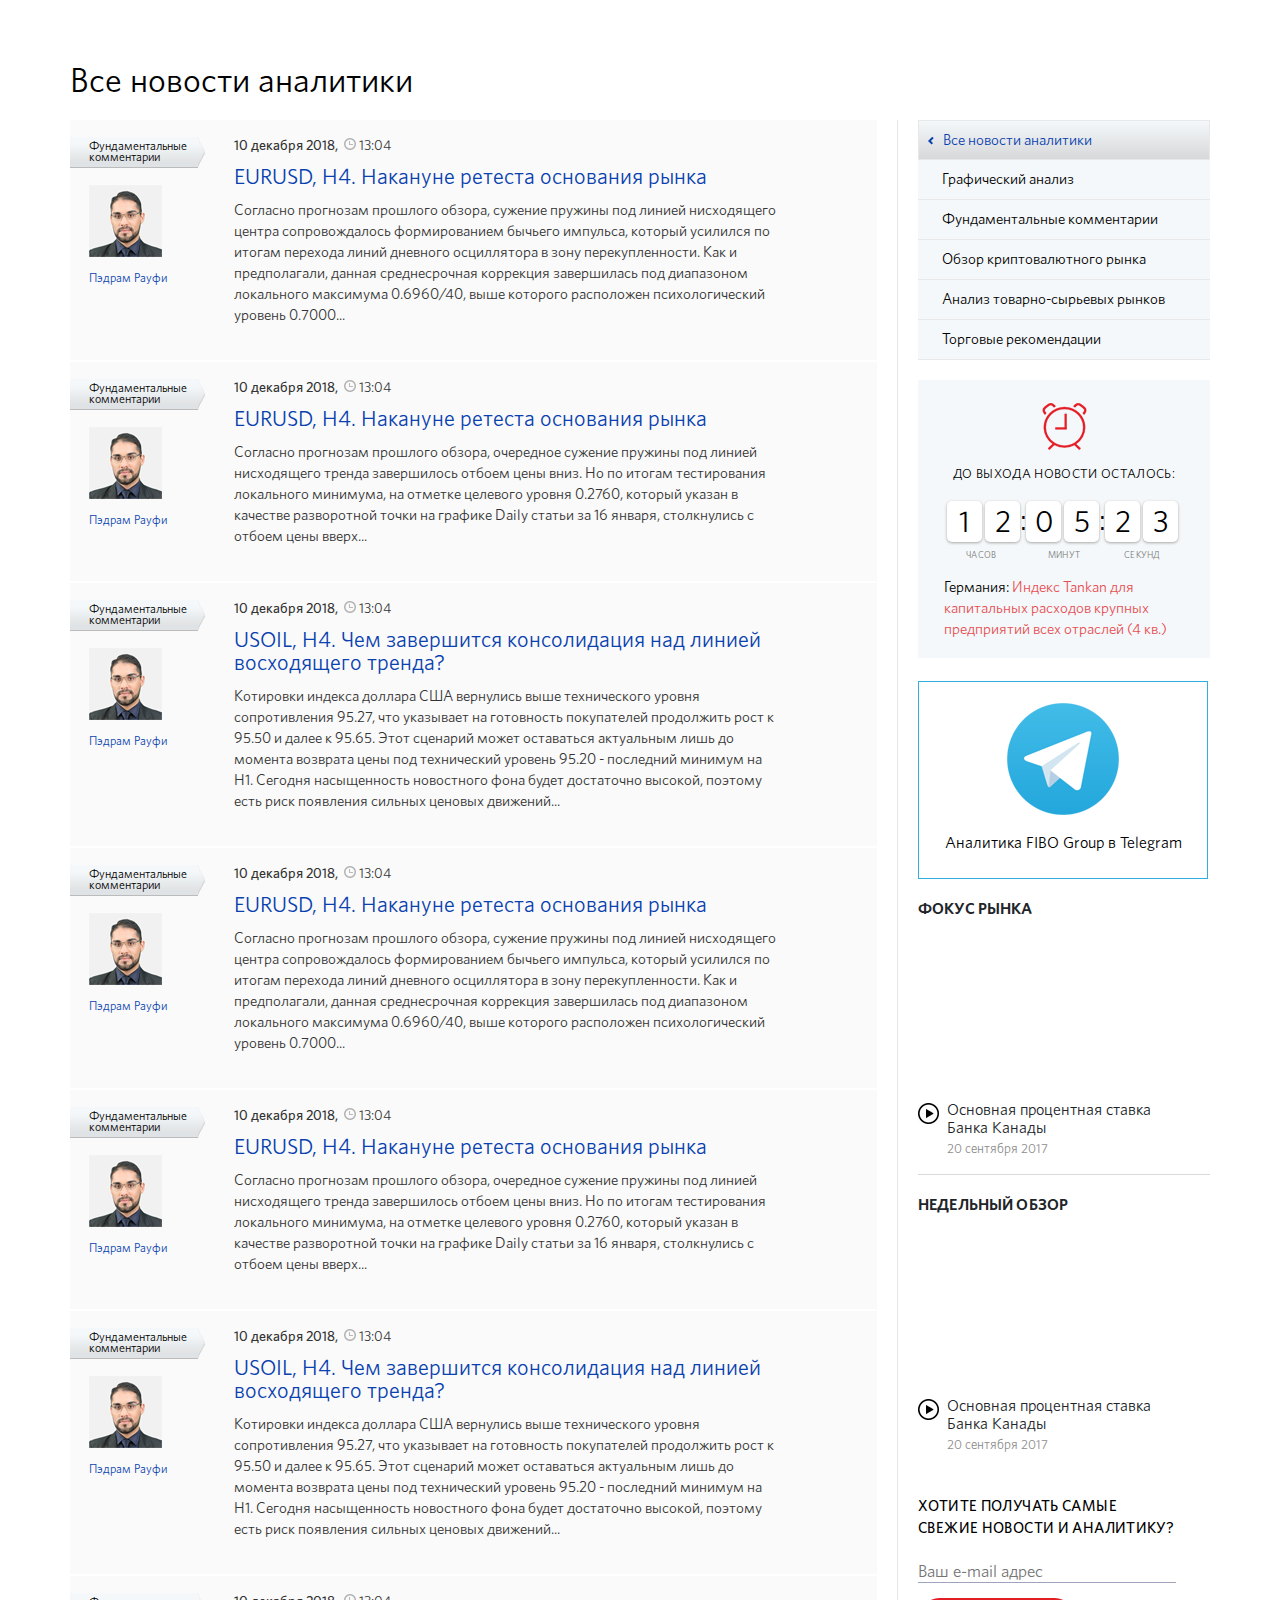
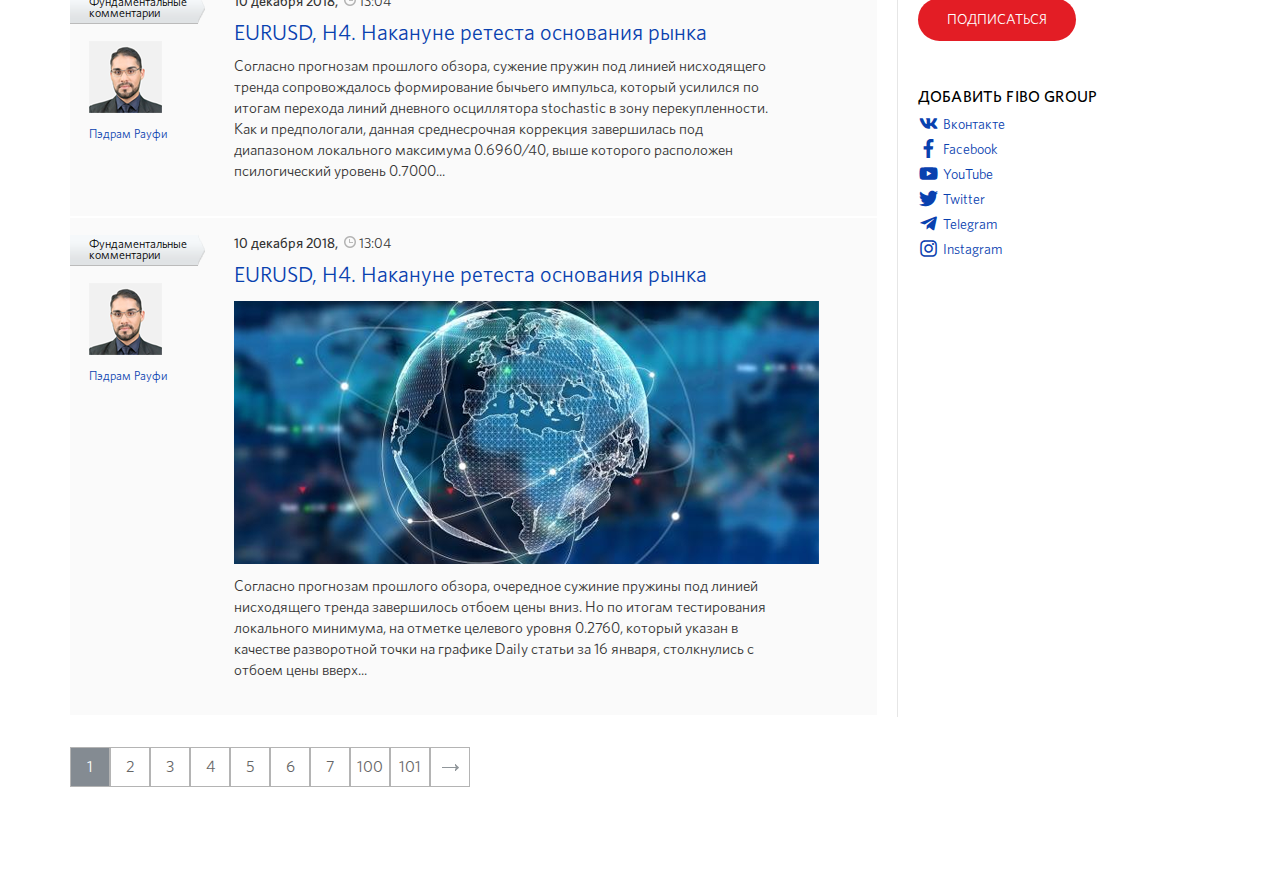
<file: index.html>
<!DOCTYPE html>
<html lang="en">
<head>
    <meta charset="UTF-8">
    <meta name="viewport" content="width=device-width, initial-scale=1.0">
    <meta http-equiv="X-UA-Compatible" content="ie=edge">
    <link rel="stylesheet" href="fb-fonts.css">
    <link rel="stylesheet" href="fonts/whitney-font.css">
    <link rel="stylesheet" href="style.css">
    <link rel="stylesheet" href="https://stackpath.bootstrapcdn.com/bootstrap/4.3.1/css/bootstrap.min.css" integrity="sha384-ggOyR0iXCbMQv3Xipma34MD+dH/1fQ784/j6cY/iJTQUOhcWr7x9JvoRxT2MZw1T" crossorigin="anonymous">
    <link rel="stylesheet" href="simplePagination/simplePagination.css">
    <script src="countdown.js"></script>
    <script src="jquery-3.3.1.min.js"></script>
    <script src="main.js"></script>
    <script src="simplePagination/jquery.simplePagination.js"></script>
    <title>Document</title>
</head>
<body>
    <div class="fg-wrapper">
        <div class="fg-container">
            <div class="fg-news">
                <h2>Все новости аналитики</h2>
                <div class="center1">
                    <select name="sources" id="sources1" class="fg-select sources" data-label="Все новости аналитики">
                        <option value="acad">Выбор Академии</option>
                        <option value="top">Топ просмотров</option>
                        <option value="recomend">Рекомендации</option>
                        <option value="sale">Акционные</option>
                        <option value="new">Новинки</option>
                    </select>
                    <div class="countdown_popup">
                        <a href="#"><span style="display: block; margin-top: -6px;">...</span>
                            <div class="fg-news_countdown">
                                <img src="images/clock.png" alt="">
                                <p class="time__left">До выхода новости осталось:</p>
                                <div class="clock">
                                    <ul>
                                        <li class="time"><span>1</span></li>
                                        <li class="time"><span>2</span></li>
                                        <li class="time"><span>0</span></li>
                                        <li class="time"><span>5</span></li>
                                        <li class="time"><span>2</span></li>
                                        <li class="time"><span>3</span></li>
                                    </ul>
                                </div>
                                <!-- <div class="buyCounter">
                                    <div class="buyCounterWrap">
                                        <div class="buyCounter__counter">
                                            <p id="CDT" class="buyCounter_timer"></p>
                                        </div>
                                    </div>
                                </div> -->
                                <p>Германия: <span>Индекс Tankan для капитальных расходов крупных предприятий всех отраслей (4 кв.)</span></p>
                            </div>
                        </a>
                    </div>
                </div>
                <div class="fg-news_block">
                    <div class="fg-news_author">
                        <a href="#"><div class="fg-news_type">Фундаментальные комментарии</div><img src="images/filter_arrow.png" alt=""></a>
                        <a class="fg-face" href="#">
                            <img src="images/author.png" alt="">
                            <p><a href="#">Пэдрам Рауфи</a></p>
                        </a>
                    </div>
                    <div>
                        <div class="fg-news_date">10 декабря 2018, <img src="images/news_clock.png" alt=""><span> 13:04</span><span class="fg-news_author__name">, Пэдрам Рауфи</span></div>
                        <div class="fg-news_name">
                            <h3><a href="#">EURUSD, H4. Накануне ретеста основания рынка</a></h3>
                            <p class="size">Согласно прогнозам прошлого обзора, сужение пружины под линией нисходящего центра сопровождалось формированием бычьего импульса, который усилился
                                по итогам перехода линий дневного осциллятора в зону перекупленности. Как и предполагали, данная среднесрочная коррекция завершилась под диапазоном локального
                                максимума 0.6960/40, выше которого расположен психологический уровень 0.7000...
                            </p>
                            <a href="#" class="fg-news_type__mob"><p>Фундаментальные комментарии</p></a>
                        </div>
                    </div>
                </div>
                <div class="fg-news_block">
                    <div class="fg-news_author">
                        <a href="#"><div class="fg-news_type">Фундаментальные комментарии</div><img src="images/filter_arrow.png" alt=""></a>
                        <a class="fg-face" href="#">
                            <img src="images/author.png" alt="">
                            <p><a href="#">Пэдрам Рауфи</a></p>
                        </a>
                    </div>
                    <div>
                        <div class="fg-news_date">10 декабря 2018, <img src="images/news_clock.png" alt=""><span> 13:04</span></div>
                        <div class="fg-news_name">
                            <h3><a href="#">EURUSD, H4. Накануне ретеста основания рынка<a></h3>
                            <p>Согласно прогнозам прошлого обзора, очередное сужение пружины под линией нисходящего тренда завершилось отбоем цены вниз. Но по итогам тестирования локального минимума,
                                на отметке целевого уровня 0.2760, который указан в качестве разворотной точки на графике Daily статьи за 16 января, столкнулись с отбоем цены вверх...
                            </p>
                            <a href="#" class="fg-news_type__mob"><p>Фундаментальные комментарии</p></a>
                        </div>
                    </div>
                </div>
                <div class="fg-news_block">
                    <div class="fg-news_author">
                        <a href="#"><div class="fg-news_type">Фундаментальные комментарии</div><img src="images/filter_arrow.png" alt=""></a>
                        <a class="fg-face" href="#">
                            <img src="images/author.png" alt="">
                            <p><a href="#">Пэдрам Рауфи</a></p>
                        </a>
                    </div>
                    <div>
                        <div class="fg-news_date">10 декабря 2018, <img src="images/news_clock.png" alt=""><span> 13:04</span></div>
                        <div class="fg-news_name">
                            <h3><a href="#">USOIL, H4. Чем завершится консолидация над линией восходящего тренда?<a></h3>
                            <p>Котировки индекса доллара США вернулись выше технического уровня сопротивления 95.27, что указывает на готовность покупателей продолжить рост к 95.50 и далее к 95.65.
                                Этот сценарий может оставаться актуальным лишь до момента возврата цены под технический уровень 95.20 - последний минимум на H1. Сегодня насыщенность новостного фона будет
                                достаточно высокой, поэтому есть риск появления сильных ценовых движений...
                            </p>
                            <a href="#" class="fg-news_type__mob"><p>Фундаментальные комментарии</p></a>
                        </div>
                    </div>
                </div>
                <div class="fg-news_block">
                    <div class="fg-news_author">
                        <a href="#"><div class="fg-news_type">Фундаментальные комментарии</div><img src="images/filter_arrow.png" alt=""></a>
                        <a class="fg-face" href="#">
                            <img src="images/author.png" alt="">
                            <p><a href="#">Пэдрам Рауфи<a></p>
                        </a>
                    </div>
                    <div>
                        <div class="fg-news_date">10 декабря 2018, <img src="images/news_clock.png" alt=""><span> 13:04</span></div>
                        <div class="fg-news_name">
                            <h3><a href="#">EURUSD, H4. Накануне ретеста основания рынка<a></h3>
                            <p class="size">Согласно прогнозам прошлого обзора, сужение пружины под линией нисходящего центра сопровождалось формированием бычьего импульса, который усилился
                                по итогам перехода линий дневного осциллятора в зону перекупленности. Как и предполагали, данная среднесрочная коррекция завершилась под диапазоном локального
                                максимума 0.6960/40, выше которого расположен психологический уровень 0.7000...
                            </p>
                            <a href="#" class="fg-news_type__mob"><p>Фундаментальные комментарии</p></a>
                        </div>
                    </div>
                </div>
                <div class="fg-news_block">
                    <div class="fg-news_author">
                        <a href="#"><div class="fg-news_type">Фундаментальные комментарии</div><img src="images/filter_arrow.png" alt=""></a>
                        <a class="fg-face" href="#">
                            <img src="images/author.png" alt="">
                            <p><a href="#">Пэдрам Рауфи<a></p>
                        </a>
                    </div>
                    <div>
                        <div class="fg-news_date">10 декабря 2018, <img src="images/news_clock.png" alt=""><span> 13:04</span></div>
                        <div class="fg-news_name">
                            <h3><a href="#">EURUSD, H4. Накануне ретеста основания рынка<a></h3>
                            <p>Согласно прогнозам прошлого обзора, очередное сужение пружины под линией нисходящего тренда завершилось отбоем цены вниз. Но по итогам тестирования локального минимума,
                                на отметке целевого уровня 0.2760, который указан в качестве разворотной точки на графике Daily статьи за 16 января, столкнулись с отбоем цены вверх...
                            </p>
                            <a href="#" class="fg-news_type__mob"><p>Фундаментальные комментарии</p></a>
                        </div>
                    </div>
                </div>
                <div class="fg-news_block">
                    <div class="fg-news_author">
                        <a href="#"><div class="fg-news_type">Фундаментальные комментарии</div><img src="images/filter_arrow.png" alt=""></a>
                        <a class="fg-face" href="#">
                            <img src="images/author.png" alt="">
                            <p><a href="#">Пэдрам Рауфи<a></p>
                        </a>
                    </div>
                    <div>
                        <div class="fg-news_date">10 декабря 2018, <img src="images/news_clock.png" alt=""><span> 13:04</span></div>
                        <div class="fg-news_name">
                            <h3><a href="#">USOIL, H4. Чем завершится консолидация над линией восходящего тренда?<a></h3>
                            <p>Котировки индекса доллара США вернулись выше технического уровня сопротивления 95.27, что указывает на готовность покупателей продолжить рост к 95.50 и далее к 95.65.
                                Этот сценарий может оставаться актуальным лишь до момента возврата цены под технический уровень 95.20 - последний минимум на H1. Сегодня насыщенность новостного фона будет
                                достаточно высокой, поэтому есть риск появления сильных ценовых движений...
                            </p>
                            <a href="#" class="fg-news_type__mob"><p>Фундаментальные комментарии</p></a>
                        </div>
                    </div>
                </div>
                <div class="fg-news_block">
                    <div class="fg-news_author">
                        <a href="#"><div class="fg-news_type">Фундаментальные комментарии</div><img src="images/filter_arrow.png" alt=""></a>
                        <a class="fg-face" href="#">
                            <img src="images/author.png" alt="">
                            <p><a href="#">Пэдрам Рауфи<a></p>
                        </a>
                    </div>
                    <div>
                        <div class="fg-news_date">10 декабря 2018, <img src="images/news_clock.png" alt=""><span> 13:04</span></div>
                        <div class="fg-news_name">
                            <h3><a href="#">EURUSD, H4. Накануне ретеста основания рынка<a></h3>
                            <p>Согласно прогнозам прошлого обзора, сужение пружин под линией нисходящего тренда сопровождалось формирование бычьего импульса, который усилился по итогам перехода линий
                                дневного осциллятора stochastic в зону перекупленности. Как и предпологали, данная среднесрочная коррекция завершилась под диапазоном локального максимума 0.6960/40,
                                выше которого расположен псилогический уровень 0.7000...
                            </p>
                            <a href="#" class="fg-news_type__mob"><p>Фундаментальные комментарии</p></a>
                        </div>
                    </div>
                </div>
                <div class="fg-news_block">
                    <div class="fg-news_author">
                        <a href="#"><div class="fg-news_type">Фундаментальные комментарии</div><img src="images/filter_arrow.png" alt=""></a>
                        <a class="fg-face" href="#">
                            <img src="images/author.png" alt="">
                            <p><a href="#">Пэдрам Рауфи</a></p>
                        </a>
                    </div>
                    <div>
                        <div class="fg-news_date">10 декабря 2018, <img src="images/news_clock.png" alt=""><span> 13:04</span></div>
                        <div class="fg-news_name">
                            <h3><a href="#">EURUSD, H4. Накануне ретеста основания рынка</a></h3>
                            <img src="images/news_photo.png" alt="">
                            <p>Согласно прогнозам прошлого обзора, очередное сужиние пружины под линией нисходящего тренда завершилось отбоем цены вниз. Но по итогам тестирования локального минимума,
                                на отметке целевого уровня 0.2760, который указан в качестве разворотной точки на графике Daily статьи за 16 января, столкнулись с отбоем цены вверх...
                            </p>
                            <a href="#" class="fg-news_type__mob"><p>Фундаментальные комментарии</p></a>
                        </div>
                    </div>
                </div>
            </div>
            <!-- <div class="pagin go_to container"></div> -->
            <!-- <div class="pagin go_to container light-theme pagination simple-pagination">
                <ul>
                    <li class="page-item disabled">
                    <a class="page-link" href="#" tabindex="-1" aria-disabled="true">Previous</a>
                    </li>
                    <li class="page-item"><a class="page-link" href="#">1</a></li>
                    <li class="page-item active" aria-current="page">
                    <a class="page-link" href="#">2 <span class="sr-only"></span></a>
                    </li>
                    <li class="page-item"><a class="page-link" href="#">3</a></li>
                    <li class="page-item">
                    <a class="page-link" href="#">Next</a>
                    </li>
                </ul>
            </div> -->
        <div class="pagination">
            <div></div>
            <div class="active_page">1</div>
            <div>2</div>
            <div>3</div>
            <div>4</div>
            <div>5</div>
            <div>6</div>
            <div>7</div>
            <div>100</div>
            <div>101</div>
            <div><img src="images/arrow-paginator-next.png" alt=""></div>
        </div>
            <div class="fg-aside">
                <div class="fg-analytics_menu">
                    <ul class="fg-analytics_list">
                        <li class="list__active"><a href="#">Все новости аналитики</a></li>
                        <li><a href="#">Графический анализ</a></li>
                        <li><a href="#">Фундаментальные комментарии</a></li>
                        <li><a href="#">Обзор криптовалютного рынка</a></li>
                        <li><a href="#">Анализ товарно-сырьевых рынков</a></li>
                        <li><a href="#">Торговые рекомендации</a></li>
                    </ul>
                </div>
                <div class="fg-news_countdown">
                    <img src="images/clock.png" alt="">
                    <p class="time__left">До выхода новости осталось:</p>
                    <div class="clock">
                        <ul>
                            <li class="time"><span>1</span></li>
                            <li class="time"><span>2</span></li>
                            <li class="time"><span>0</span></li>
                            <li class="time"><span>5</span></li>
                            <li class="time"><span>2</span></li>
                            <li class="time"><span>3</span></li>
                        </ul>
                    </div>
                    <div class="clock_time__left">
                        <span class="left_hours">часов</span>
                        <span class="left_minutes">минут</span>
                        <span class="left_seconds">секунд</span>
                    </div>
                    <!-- <div class="buyCounter">
                        <div class="buyCounterWrap">
                            <div class="buyCounter__counter">
                                <p id="CDT" class="buyCounter_timer"></p>
                            </div>
                        </div>
                    </div> -->
                    <p>Германия: <span>Индекс Tankan для капитальных расходов крупных предприятий всех отраслей (4 кв.)</span></p>
                </div>
                <div class="fg-aside_telegram">
                    <img src="images/telegram.png" alt="">
                    <p>Аналитика FIBO Group в Telegram</p>
                </div>
                <div class="fg-aside_video">
                    <div>
                        <span>Фокус рынка</span>
                        <div class="iframe">
                            <iframe id="fg-video_first" width="291" height="164" src="https://www.youtube.com/embed/SGfTjzCtvr8" frameborder="0" allow="accelerometer; autoplay; encrypted-media; gyroscope; picture-in-picture" allowfullscreen></iframe>
                            <!-- <img src="images/focus.png" alt=""> -->
                        </div>
                        <p class="video_name video-play_first">Основная процентная ставка Банка Канады</p>
                        <p class="video_date video_date__first">20 сентября 2017</p>
                    </div>
                    <div>
                        <span>Недельный обзор</span>
                        <div class="iframe">
                            <iframe id="fg-video_last" width="291" height="164" src="https://www.youtube.com/embed/SGfTjzCtvr8" frameborder="0" allow="accelerometer; autoplay; encrypted-media; gyroscope; picture-in-picture" allowfullscreen></iframe>
                            <!-- <img src="images/week.png" alt=""> -->
                        </div>
                        <p class="video_name video-play_last">Основная процентная ставка Банка Канады</p>
                        <p class="video_date">20 сентября 2017</p>
                    </div>
                </div>
                <div class="fg-aside_sign">
                    <span>Хотите получать самые свежие новости и аналитику?</span>
                    <input type="email" placeholder="Ваш e-mail адрес">
                    <input class="sign-email" type="submit" name="sign_email" value="ПОДПИСАТЬСЯ">
                </div>
                <div class="fg-aside_social">
                    <span>Добавить FIBO GROUP</span>
                    <ul>
                        <li><a href="#" class="icon-vk"><span>Вконтакте</span></a></li>
                        <li><a href="#" class="icon-facebook"><span>Facebook</a></span></li>
                        <li><a href="#" class="icon-youtube"><span>YouTube</span></a></li>
                        <li><a href="#" class="icon-twitter"><span>Twitter</span></a></li>
                        <li><a href="#" class="icon-telegram"><span>Telegram</span></a></li>
                        <li><a href="#" class="icon-instagram"><span>Instagram</span></a></li>
                    </ul>
                </div>
            </div>
        </div>
    </div>
</body>
</html>
</file>
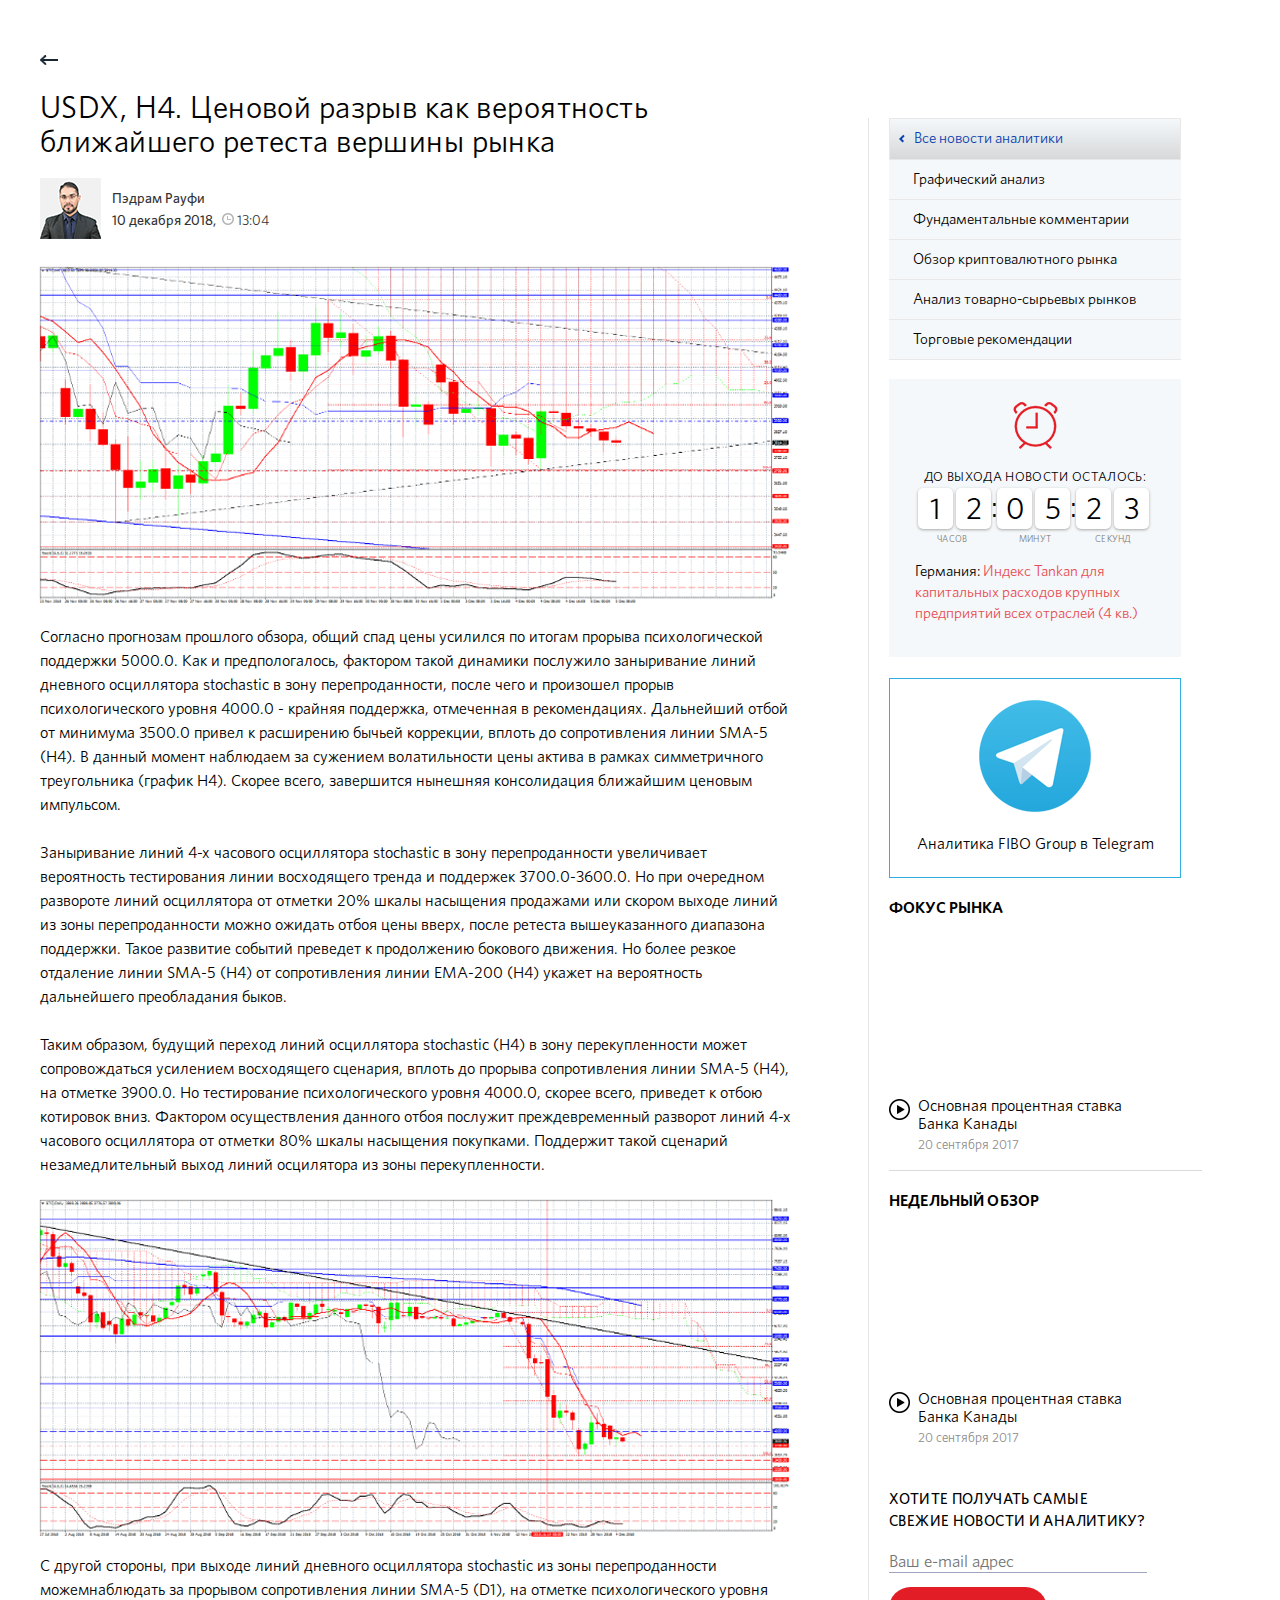
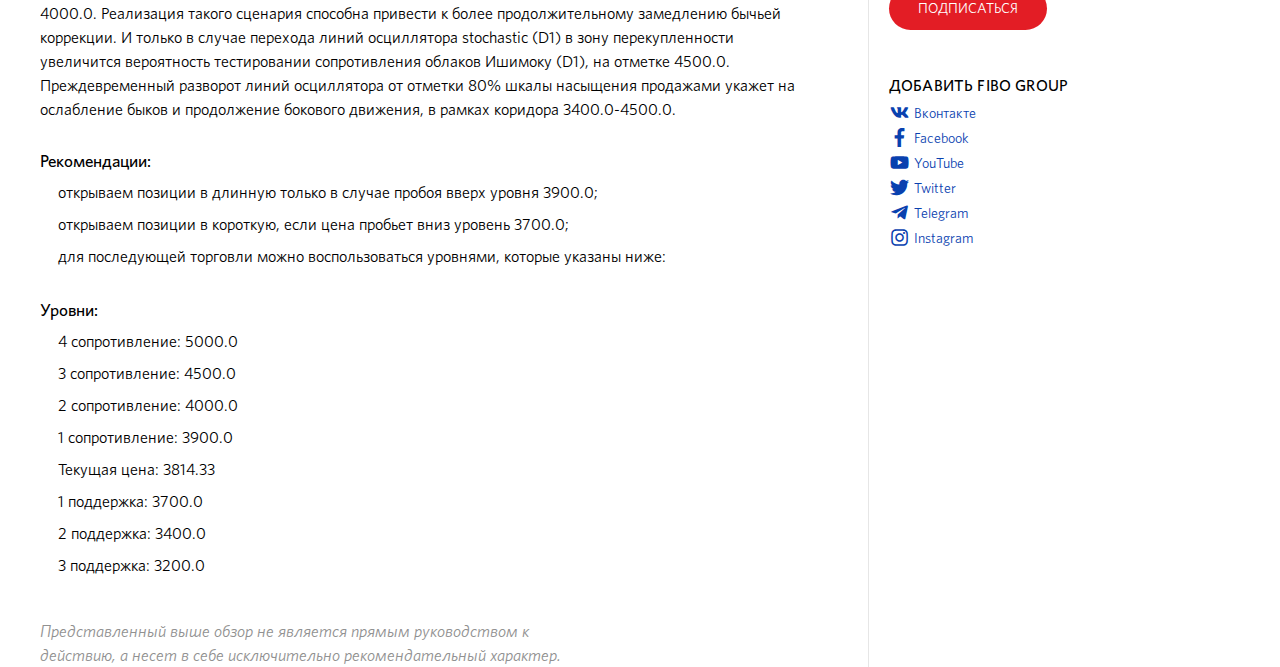
<file: inside.html>
<!DOCTYPE html>
<html lang="en">
<head>
    <meta charset="UTF-8">
    <meta name="viewport" content="width=device-width, initial-scale=1.0">
    <meta http-equiv="X-UA-Compatible" content="ie=edge">
    <link rel="stylesheet" href="fb-fonts.css">
    <link rel="stylesheet" href="fonts/whitney-font.css">
    <link rel="stylesheet" href="style.css">
    <!-- <link rel="stylesheet" href="https://stackpath.bootstrapcdn.com/bootstrap/4.3.1/css/bootstrap.min.css" integrity="sha384-ggOyR0iXCbMQv3Xipma34MD+dH/1fQ784/j6cY/iJTQUOhcWr7x9JvoRxT2MZw1T" crossorigin="anonymous"> -->
    <link rel="stylesheet" href="simplePagination/simplePagination.css">
    <script src="countdown.js"></script>
    <script src="jquery-3.3.1.min.js"></script>
    <script src="main.js"></script>
    <script src="simplePagination/jquery.simplePagination.js"></script>
    <title>Document</title>
</head>
<body>
    <div class="fg-wrapper">
        <div class="fg-container_detail">
            <div class="fg-news">
                <img class="back" src="images/arrow_back.png" alt="">
                <!-- <div class="center1">
                    <select name="sources" id="sources1" class="fg-select sources" data-label="Все новости аналитики">
                        <option value="acad">Выбор Академии</option>
                        <option value="top">Топ просмотров</option>
                        <option value="recomend">Рекомендации</option>
                        <option value="sale">Акционные</option>
                        <option value="new">Новинки</option>
                    </select>
                    <div class="countdown_popup">
                        <a href="#"><span>...</span>
                            <div class="fg-news_countdown">
                                <img src="images/clock.png" alt="">
                                <p class="time__left">До выхода новости осталось:</p>
                                <div class="clock">
                                    <ul>
                                        <li class="time"><span>1</span></li>
                                        <li class="time"><span>2</span></li>
                                        <li class="time"><span>0</span></li>
                                        <li class="time"><span>5</span></li>
                                        <li class="time"><span>2</span></li>
                                        <li class="time"><span>3</span></li>
                                    </ul>
                                </div>
                                <div class="buyCounter">
                                    <div class="buyCounterWrap">
                                        <div class="buyCounter__counter">
                                            <p id="CDT" class="buyCounter_timer"></p>
                                        </div>
                                    </div>
                                </div>
                                <p>Германия: <span>Индекс Tankan для капитальных расходов крупных предприятий всех отраслей (4 кв.)</span></p>
                            </div>
                        </a>
                    </div>
                </div> -->
                <div class="fg-news_detail">
                    <h2>USDX, H4. Ценовой разрыв как вероятность ближайшего ретеста вершины рынка</h2>
                    <img class="author_face" src="images/author_detail.png" alt="">
                    <div class="fg-news_date">
                        <p>Пэдрам Рауфи</p>
                        <p>10 декабря 2018, <img src="images/news_clock.png" alt=""><span> 13:04</span></p>
                    </div>
                    <img class="char" style="margin-left: -6px;" src="images/char.png" alt="">
                    <div class="fg-news_text">
                        <p>Согласно прогнозам прошлого обзора, общий спад цены усилился по итогам прорыва психологической поддержки 5000.0. Как и предпологалось, фактором такой динамики послужило заныривание линий дневного осциллятора stochastic в зону
                            перепроданности, после чего и произошел прорыв психологического уровня 4000.0 - крайняя поддержка, отмеченная в рекомендациях. Дальнейший отбой от минимума 3500.0 привел к расширению бычьей коррекции, вплоть до сопротивления линии SMA-5 (H4).
                            В данный момент наблюдаем за сужением волатильности цены актива в рамках симметричного треугольника (график H4). Скорее всего, завершится нынешняя консолидация ближайшим ценовым импульсом.
                        </p>
                        <p>Заныривание линий 4-х часового осциллятора stochastic в зону перепроданности увеличивает вероятность тестирования линии восходящего тренда и поддержек 3700.0-3600.0. Но при очередном развороте линий осциллятора от отметки 20% шкалы насыщения продажами
                            или скором выходе линий из зоны перепроданности можно ожидать отбоя цены вверх, после ретеста вышеуказанного диапазона поддержки. Такое развитие событий преведет к продолжению бокового движения. Но более резкое отдаление линии SMA-5 (H4) от сопротивления линии
                            EMA-200 (H4) укажет на вероятность дальнейшего преобладания быков.
                        </p>
                        <p>Таким образом, будущий переход линий осциллятора stochastic (H4) в зону перекупленности может сопровождаться усилением восходящего сценария, вплоть до прорыва сопротивления линии SMA-5 (H4), на отметке 3900.0. Но тестирование психологического уровня 4000.0,
                            скорее всего, приведет к отбою котировок вниз. Фактором осуществления данного отбоя послужит преждевременный разворот линий 4-х часового осциллятора от отметки 80% шкалы насыщения покупками. Поддержит такой сценарий незамедлительный выход линий осцилятора из зоны перекупленности.
                        </p>
                    </div>
                    <img class="char" src="images/char2.png" alt="">
                    <div class="fg-news_text">
                        <p>С другой стороны, при выходе линий дневного осциллятора stochastic из зоны перепроданности можемнаблюдать за прорывом сопротивления линии SMA-5 (D1), на отметке психологического уровня 4000.0. Реализация такого сценария способна привести к более продолжительному замедлению бычьей коррекции.
                            И только в случае перехода линий осциллятора stochastic (D1) в зону перекупленности увеличится вероятность тестировании сопротивления облаков Ишимоку (D1), на отметке 4500.0. Преждевременный разворот линий осциллятора от отметки 80% шкалы насыщения продажами укажет на ослабление быков
                            и продолжение бокового движения, в рамках коридора 3400.0-4500.0.
                        </p>
                    </div>
                    <div class="fg-news_recomend">
                        <span>Рекомендации:</span>
                        <ul>
                            <li>открываем позиции в длинную только в случае пробоя вверх уровня 3900.0;</li>
                            <li>открываем позиции в короткую, если цена пробьет вниз уровень 3700.0;</li>
                            <li>для последующей торговли можно воспользоваться уровнями, которые указаны ниже:</li>
                        </ul>
                        <span>Уровни:</span>
                        <ul class="fg-recomend_levels">
                            <li>4 сопротивление: 5000.0</li>
                            <li>3 сопротивление: 4500.0</li>
                            <li>2 сопротивление: 4000.0</li>
                            <li>1 сопротивление: 3900.0</li>
                            <li>Текущая цена: 3814.33</li>
                            <li>1 поддержка: 3700.0</li>
                            <li>2 поддержка: 3400.0</li>
                            <li>3 поддержка: 3200.0</li>
                        </ul>
                    </div>
                    <br>
                    <span class="discl">Представленный выше обзор не является прямым руководством к действию, а несет в себе исключительно рекомендательный характер.</span>
                </div>
            </div>
            <div class="fg-aside">
                <div class="fg-analytics_menu">
                    <ul class="fg-analytics_list">
                        <li class="list__active"><a href="#">Все новости аналитики</a></li>
                        <li><a href="#">Графический анализ</a></li>
                        <li><a href="#">Фундаментальные комментарии</a></li>
                        <li><a href="#">Обзор криптовалютного рынка</a></li>
                        <li><a href="#">Анализ товарно-сырьевых рынков</a></li>
                        <li><a href="#">Торговые рекомендации</a></li>
                    </ul>
                </div>
                <div class="fg-news_countdown">
                    <img src="images/clock.png" alt="">
                    <p class="time__left">До выхода новости осталось:</p>
                    <div class="clock">
                        <ul>
                            <li class="time"><span>1</span></li>
                            <li class="time"><span>2</span></li>
                            <li class="time"><span>0</span></li>
                            <li class="time"><span>5</span></li>
                            <li class="time"><span>2</span></li>
                            <li class="time"><span>3</span></li>
                        </ul>
                    </div>
                    <div class="clock_time__left">
                        <span class="left_hours">часов</span>
                        <span class="left_minutes">минут</span>
                        <span class="left_seconds">секунд</span>
                    </div>
                    <!-- <div class="buyCounter">
                        <div class="buyCounterWrap">
                            <div class="buyCounter__counter">
                                <p id="CDT" class="buyCounter_timer"></p>
                            </div>
                        </div>
                    </div> -->
                    <p>Германия: <span>Индекс Tankan для капитальных расходов крупных предприятий всех отраслей (4 кв.)</span></p>
                </div>
                <div class="fg-aside_telegram">
                    <img src="images/telegram.png" alt="">
                    <p>Аналитика FIBO Group в Telegram</p>
                </div>
                <div class="fg-aside_video">
                    <div>
                        <span>Фокус рынка</span>
                        <div class="iframe">
                            <iframe id="fg-video_first" width="291" height="164" src="https://www.youtube.com/embed/SGfTjzCtvr8" frameborder="0" allow="accelerometer; autoplay; encrypted-media; gyroscope; picture-in-picture" allowfullscreen></iframe>
                            <!-- <img src="images/focus.png" alt=""> -->
                        </div>
                        <p class="video_name video-play_first">Основная процентная ставка Банка Канады</p>
                        <p class="video_date video_date__first">20 сентября 2017</p>
                    </div>
                    <div class="fg-aside_video__second">
                        <span>Недельный обзор</span>
                        <div class="iframe">
                            <iframe id="fg-video_last" width="291" height="164" src="https://www.youtube.com/embed/SGfTjzCtvr8" frameborder="0" allow="accelerometer; autoplay; encrypted-media; gyroscope; picture-in-picture" allowfullscreen></iframe>
                            <!-- <img src="images/week.png" alt=""> -->
                        </div>
                        <p class="video_name video-play_last">Основная процентная ставка Банка Канады</p>
                        <p class="video_date">20 сентября 2017</p>
                    </div>
                </div>
                <div class="fg-aside_sign">
                    <span>Хотите получать самые свежие новости и аналитику?</span>
                    <input type="email" placeholder="Ваш e-mail адрес">
                    <input class="sign-email" type="submit" name="sign_email" value="ПОДПИСАТЬСЯ">
                </div>
                <div class="fg-aside_social">
                    <span>Добавить FIBO GROUP</span>
                    <ul>
                        <li><a href="#" class="icon-vk"><span>Вконтакте</span></a></li>
                        <li><a href="#" class="icon-facebook"><span>Facebook</a></span></li>
                        <li><a href="#" class="icon-youtube"><span>YouTube</span></a></li>
                        <li><a href="#" class="icon-twitter"><span>Twitter</span></a></li>
                        <li><a href="#" class="icon-telegram"><span>Telegram</span></a></li>
                        <li><a href="#" class="icon-instagram"><span>Instagram</span></a></li>
                    </ul>
                </div>
            </div>
        </div>
    </div>
</body>
</html>
</file>
<file: fb-fonts.css>
@charset "UTF-8";

@font-face {
  font-family: "fb-font";
  src:url("fonts/fb-font.eot");
  src:url("fonts/fb-font.eot?#iefix") format("embedded-opentype"),
    url("fonts/fb-font.woff") format("woff"),
    url("fonts/fb-font.ttf") format("truetype"),
    url("fonts/fb-font.svg#fb-font") format("svg");
  font-weight: normal;
  font-style: normal;

}

[data-icon]:before {
  font-family: "fb-font" !important;
  content: attr(data-icon);
  font-style: normal !important;
  font-weight: normal !important;
  font-variant: normal !important;
  text-transform: none !important;
  speak: none;
  line-height: 1;
  -webkit-font-smoothing: antialiased;
  -moz-osx-font-smoothing: grayscale;
}

[class^="icon-"]:before,
[class*=" icon-"]:before {
  font-family: "fb-font" !important;
  font-style: normal !important;
  font-weight: normal !important;
  font-variant: normal !important;
  text-transform: none !important;
  speak: none;
  line-height: 1;
  -webkit-font-smoothing: antialiased;
  -moz-osx-font-smoothing: grayscale;
}

.icon-facebook:before {
  content: "\61";
}
.icon-instagram:before {
  content: "\63";
}
.icon-mail:before {
  content: "\64";
}
.icon-telegram:before {
  content: "\65";
  padding-right: 12%;
}
.icon-vk:before {
  content: "\66";
}
.icon-yandex:before {
  content: "\67";
  padding-right: 5%;
}
.icon-youtube:before {
  content: "\68";
}
.icon-google:before {
  content: "\62";
}
.icon-twitter:before {
  content: "\69";
}
</file>
<file: fonts/whitney-font.css>
@font-face {
    font-family: 'Whitney';
    src: url('Whitney-Book-ProGkCy.otf');
    font-weight: 400;
    font-style: normal;
}
@font-face {
    font-family: 'Whitney';
    src: url('Whitney-BookItal-ProGkCy.otf');
    font-weight: 400;
    font-style: italic;
}
@font-face{
    font-family: 'Whitney';
    src: url('Whitney-Light-ProGkCy.otf');
    font-weight: 100;
    font-style: normal;
}
@font-face{
    font-family: 'Whitney';
    src: url('Whitney-LightItal-ProGkCy.otf');
    font-weight: 100;
    font-style: italic;
}
@font-face{
    font-family: 'Whitney';
    src: url('Whitney-Medium-ProGkCy.otf');
    font-weight: 700;
    font-style: normal;
}
@font-face{
    font-family: 'Whitney';
    src: url('Whitney-MediumItal-ProGkCy.otf');
    font-weight: 700;
    font-style: italic;
}
@font-face{
    font-family: 'Whitney';
    src: url('Whitney-Semibld-ProGkCy.otf');
    font-weight: 900;
    font-style: normal;
}
</file>
<file: style.css>
*{
    margin: 0;
    padding: 0;
    font-family: Whitney, Verdana, Arial, Tahoma, sans-serif;
}
ul, li{
    list-style: none;
}
a:hover{
    text-decoration: none !important;
}
.fg-container_detail .video_name {
    margin-top: 0;
    margin-bottom: 1rem;
}
.fg-wrapper{
    margin: 0 20px;
}
.fg-container{
    width: 1140px;
    display: grid;
    /* grid-template-columns: 690px 334px; */
    margin: 0 auto;
    margin-top: 50px;
}
.fg-news_block{
    background-color: #fafafa;
    width: 807px;
    /* min-height: 240px; */
    margin-bottom: 2px;
}
.fg-news_block{
    display: grid;
    grid-template-columns: 144px 643px;
    grid-column-gap: 20px;
    margin-right: 20px;
}
.fg-news_date{
    margin-bottom: 19px;
    margin-top: 14px;
    line-height: 22px;
    font-size: 14px;
    color: #333333;
    font-weight: 600;
}
.fg-news_date img{
    padding-left: 3px;
    vertical-align: unset;
}
.fg-news h2{
    font-size: 34px;
    line-height: 60px;
    color: #010101;
    font-weight: 400;
    padding-bottom: 2px;
}
.fg-news_author{
    position: relative;
}
.fg-news_type{
    position: absolute;
    top: 20px;
    left: 19px;
    font-size: 12px;
    line-height: 11px;
    font-weight: 400;
    color: #000000;
}
.fg-news_name h3{
    font-size: 22px;
    line-height: 23px;
    /* line-height: 60px; */
    color: #0941af;
    font-weight: 400;
    margin-top: -10px;
}
.fg-news_name img{
    margin-top: 7px;
}
.fg-news_name p{
    max-width: 544px;
    padding-bottom: 18px;
    color: #343434;
    font-size: 15px;
    font-weight: 400;
    line-height: 21px;
    margin-top: 12px;
}
.fg-news_author img{
    margin-top: 16px;
}
.fg-face img{
    margin-top: 17px;
}
.fg-news_author p{
    font-size: 12px;
    line-height: 22px;
    padding-top: 10px;
}
.fg-news a{
    text-decoration: none;
    color: #0941af;
}
.fg-news_date span{
    font-weight: 400;
}
.fg-face{
    display: inline-block;
    margin-left: 19px;
}
.fg-aside{
    border-left-style: solid;
    border-left-width: 1px;
    border-left-color: #e6e6e6;
    padding-left: 20px;
    grid-column: 2;
    grid-row: 1;
    margin-top: 70px;
}
.fg-analytics_menu{
    width: 292px;
    background-color: #f5f8fa;
    margin-bottom: 20px;
    font-size: 15px;
    line-height: 39px;
    color: #5e5e5e;
    cursor: pointer;
}
.fg-analytics_menu li{
    border-bottom: 1px solid #e8e8e8;
    padding-left: 24px;
}
.fg-analytics_menu a{
    text-decoration: none;
    color: #000000;
}
.fg-analytics_menu .list__active{
    height: 40px;
    border: 1px solid #e8e8e8;
    background-color: #e9e9e9;
    background-image: linear-gradient(to top, rgba(214,216,218,1), rgba(245,248,250,1));
    position: relative;
}
.fg-analytics_menu .list__active a{
    color: #0941af;
    display: inline-block;
    width: 100%;
}
.fg-analytics_menu .list__active:before{
    content: " ";
    background-image: url(images/arrow.png);
    background-repeat: no-repeat;
    position: absolute;
    top: 16px;
    left: 9px;
    width: 5px;
    height: 10px;
    transform: rotate(45deg);
}
.countdown_popup{
    display: none;
}
.center1{
    display: none;
}
.fg-news_countdown{
    width: 292px;
    height: 278px;
    background-color: #f5f8fa;
    margin-bottom: 23px;
}
.fg-container_detail .fg-news_countdown{
    margin-bottom: 21px;
}
.fg-aside_social ul li span{
    text-transform: none;
    font-size: 14px;
    line-height: 25px;
    font-weight: 400;
    padding-left: 20px;
}
.fg-aside_telegram{
    border: 1px solid #2fafe1;
    height: 198px;
    width: 290px;
    text-align: center;
    margin-bottom: 5px;
}
/*.fg-container_detail .fg-aside_telegram{*/
/*    height: 196px;*/
/*}*/
.fg-aside_telegram img{
    margin-top: 21px;
    margin-bottom: 17px;
}
.fg-aside_telegram p{
    font-size: 16px;
    line-height: 21px;
    font-weight: 400;
    color: #000000;
}
.fg-aside_video span{
    font-size: 16px;
    line-height: 50px;
    letter-spacing: 0.15px;
    font-weight: 900;
    text-transform: uppercase;
}
.iframe{
    margin-top: -9px;
}
.fg-aside_video .video_name{
    font-size: 16px;
    line-height: 18px;
    font-weight: 400;
    position: relative;
    padding-left: 29px;
    padding-top: 5px;
    width: 235px;
}
.fg-aside_video .video_name:before{
    content: "";
    position: absolute;
    background-image: url(images/play.png);
    width: 21px;
    height: 21px;
    top: 7px;
    left: 0px;
    background-repeat: no-repeat;
    cursor: pointer;
}
.fg-aside_video .video_date{
    font-size: 13px;
    line-height: 50px;
    font-weight: 400;
    color: #8c8c8c;
    padding-left: 29px;
    /* margin-top: -13px; */
    margin-top: -29px;
}
.fg-aside_video .video_date__first{
    border-bottom: 1px solid #dadada;
    margin-bottom: 5px;
}
.fg-aside_sign{
    margin-top: 25px;
}
.fg-aside_sign span{
    display: inline-block;
    width: 258px;
    height: 34px;
    color: #000000;
    font-size: 15px;
    font-weight: 600;
    line-height: 22px;
    text-transform: uppercase;
    letter-spacing: 0.38px;
}
.fg-aside_sign input{
    border: none;
    outline: none;
    width: 258px;
    margin-top: 20px;
    border-bottom: 1px solid #a0a3be;
    font-size: 17px;
    line-height: 22px;
}
.fg-aside_sign .sign-email{
    background: #e31d25;
    color: #fff;
    border-radius: 50px;
    height: 43px;
    width: 158px;
    border: none;
    margin-top: 14px;
    margin-bottom: 31px;
    font-size: 14px;
    line-height: 32.74px;
}
.fg-aside_social>span{
    color: #000000;
    font-size: 16px;
    font-weight: 600;
    line-height: 50px;
    text-transform: uppercase;
    letter-spacing: 0.16px;
}
.fg-aside_social ul{
    margin-top: -10px;
    padding-left: 5px;
}
.fg-aside_social a{
    position: relative;
    font-size: 14px;
    line-height: 25px;
    font-weight: 400;
    text-decoration: none;
    color: #0941af;
}
.icon-vk:before, .icon-facebook:before, .icon-youtube:before, .icon-twitter:before, .icon-telegram:before, .icon-instagram:before{
    padding-right: 2%;
    font-size: 19px;
    position: absolute;
    padding-top: 2px;
    margin-left: -4px;
}
.fg-news_countdown{
    text-align: center;
}
.fg-news_countdown p:first-of-type{
    color: #000000;
    font-size: 13px;
    font-weight: 400;
    line-height: 18px;
    letter-spacing: 0.33px;
    padding-bottom: 2px;
    text-transform: uppercase;
}
.fg-news_countdown p:last-of-type{
    text-align: left;
    padding-left: 26px;
    padding-top: 12px;
    color: #000000;
    font-size: 15px;
    line-height: 21px;
}
.fg-news_countdown span{
    color: #e64f54;
}
.fg-news_countdown .time{
    position: relative;
    color: #000000;
    height: 41px;
    width:35px;
    background-color: #ffffff;
    float: left;
    margin-right: 3px;
    font-size: 30px;
    line-height: 21px;
    text-align: center;
    box-shadow: 0 1px 3px #a6a6a6;
    border-radius: 5px;
    background-color: #ffffff;
}
.fg-news_countdown .time:nth-child(3){
    margin-left: 3px;
}
.fg-news_countdown .time:nth-child(5){
    margin-left: 3px;
}
.fg-news_countdown .time:nth-child(2):before{
    content: ":";
    position: absolute;
    top: 8px;
    left: 35px;
}
.fg-news_countdown .time:nth-child(4):before{
    content: ":";
    position: absolute;
    top: 8px;
    left: 35px;
}
.time span{
    display: inline-block;
    padding-top: 10px;
    color: #000000;
}
.fg-news_countdown img{
    margin-top: 23px;
    margin-bottom: 15px;
}
.clock{
    display: inline-block;
}
.clock_time__left span{
    color: #787878;
    font-size: 9px;
    font-weight: 400;
    line-height: 21px;
    text-transform: uppercase;
    /* Text style for "часов" */
    letter-spacing: 0.23px;
}
.clock_time__left{
    display: grid;
    grid-template-columns: 1fr 1fr 1fr;
    margin-top: -5px;
}
.left_hours{
    padding-left: 29px;
}
.left_seconds{
    padding-right: 38px;
}
.buyCounter{
    text-align: center;
    position: relative;
}
.buyCounter h2{
    font-size: 35px;
    color: #333333;
    letter-spacing: 0.015em;
    line-height: 44px;
}
.buyCounter p{
    color: #f33b4b;
    font-size: 35px;
    font-weight: 700;
    letter-spacing: 0.015em;
    line-height: 44px;
}
.buyCounter__counter{
    width: 260px;
    height: 93px;
    margin: 0 auto;
    box-sizing: border-box;
    position: relative;
}
.buyCounter__counter p{
    color: #333333;
}
.buyCounter__counter p{
    font-size: 30px;
    font-weight: 500;
    margin-top: 0;
}
.buyCounter img{
    margin-top: 30px;
}
#CDT{
    display: -ms-grid;
    display: grid;
    -ms-grid-columns: 3fr 1fr 3fr 1fr 3fr 1fr 3fr;
    grid-template-columns: 3fr 1fr 3fr 1fr 3fr 1fr 3fr;
    text-align: center;
    justify-items: center;
}
#CDT div{
    position: relative;
}
#CDT div:nth-child(7){
    position: absolute;
    left: 209px;
}
#CDT div span{
    font-size: 10px;
    font-weight: 700;
    position: absolute;
    bottom: -30px;
    left: -2px;
    color: #000000;
}
.dottedCount{
    justify-self: center;
}
.fg-select {
	position: relative;
	display: inline-block;
}
.fg-select-trigger {
	display: none;
	font-size: 15px;
	font-weight: 400;
	color: #5c5b5b;
	background: #f6f6f6;
	-webkit-box-shadow: inset 1px 1px 6px -6px rgba(0,0,0,0.75);
	-moz-box-shadow: inset 1px 1px 6px -6px rgba(0,0,0,0.75);
	box-shadow: inset 1px 1px 6px -6px rgba(0,0,0,0.75);
	line-height: 32px;
	border-radius: 4px;
	cursor: pointer;
	width: 364px;
	padding: 5px 1em 5px 1em;
	position: relative;
	left: 0;
	border: 1px solid #dddddd;
    margin-top: 0px;
}
.fg-select-trigger:after {
	position: absolute;
	display: block;
	content: '';
	width: 7px; height: 7px;
	top: 55%; right: 11px;
	margin-top: -3px;
	border-bottom: 2px solid #000;
	border-right: 2px solid #000;
	-webkit-transform: rotate(45deg) translateY(-50%);
	-ms-transform: rotate(45deg) translateY(-50%);
	transform: rotate(45deg) translateY(-50%);
	-webkit-transition: all .4s ease-in-out;
	-o-transition: all .4s ease-in-out;
	transition: all .4s ease-in-out;
	-webkit-transform-origin: 50% 0;
	-ms-transform-origin: 50% 0;
	transform-origin: 50% 0;
}
.fg-select.opened .fg-select-trigger:after {
	margin-top: 3px;
	-webkit-transform: rotate(-135deg) translateY(-50%);
	-ms-transform: rotate(-135deg) translateY(-50%);
	transform: rotate(-135deg) translateY(-50%);
}
.fg-options {
	position: absolute;
	display: block;
	top: 100%; left: 0; right: 0;
	min-width: 100%;
	background: #fff;
	-webkit-transition: all .4s ease-in-out;
	-o-transition: all .4s ease-in-out;
	transition: all .4s ease-in-out;

	opacity: 0;
	visibility: hidden;
	pointer-events: none;
	-webkit-transform: translateY(-15px);
	-ms-transform: translateY(-15px);
	transform: translateY(-15px);
	-webkit-box-shadow: 0 4px 9px -4px rgba(0,0,0,0.75);
	-moz-box-shadow: 0 4px 9px -4px rgba(0,0,0,0.75);
	box-shadow: 0 4px 9px -4px rgba(0,0,0,0.75);
}
.fg-select.opened .fg-options {
	opacity: 1;
	visibility: visible;
	pointer-events: all;
	z-index: 100;
	-webkit-transform: translateY(0);
	-ms-transform: translateY(0);
	transform: translateY(0);
}
.option-hover:before {
	background: #f9f9f9;
}
.fg-option {
	position: relative;
	display: block;
	padding: 0 15px;
	font-size: 15px;
	color: #7c7c7c;
	line-height: 35px;
	cursor: pointer;
	-webkit-transition: all .4s;
	-o-transition: all .4s;
	transition: all .4s;
}
.fg-option:first-of-type {
	border-radius: 4px 4px 0 0;
}
.fg-option:last-of-type {
	border-bottom: 0;
	border-radius: 0 0 4px 4px;
}
.fg-option:hover{
	color: #e41f27;
	text-decoration: underline;
	/*text-decoration-color: rgba(0, 0, 0, 0.3);*/
	/*-webkit-text-decoration-color: rgba(0, 0, 0, 0.3);*/
	text-decoration-color: #e41f27;
}
.fg-option.selection{
	color: #dcdcdc;
	border: none;
	text-decoration: none;
	font-weight: 400;
}
.wrap_modal{
    display: none;
}
.wrap_modal{
	background: rgba(0, 0, 0, .7);
	position: fixed;
	top: 0;
	left: 0;
	width: 100%;
	height: 100%;
	display: none;
	z-index: 9999;
	text-align: center;
	padding-top: 16vh;
}
.fg-news_author__name{
    display: none;
}
.fg-news_type__mob{
    display: none;
}
.pagination{
    display: grid;
    grid-template-columns: repeat(11, 40px);
    margin-top: 30px;
    margin-bottom: 100px;
}
.pagination > div{
    display: grid;
    width: 40px;
    height: 40px;
    border: 1px solid #b4b4b4;
    text-align: center;
    align-items: center;
    color: #666666;
}
.pagination > div:hover{
    background-color: #eaedf1;
}
.pagination div:first-of-type{
    display: none;
}
.pagination img{
    margin: auto;
}
.pagination .active_page{
    background-color: #848b92;
    color: #ffffff;
}
.pagination .active_page:hover{
    background-color: #848b92;
}
.fg-container_detail{
    width: 1200px;
    margin: 0 auto;
    margin-top: 50px;
    display: grid;
    grid-template-columns: 828px 334px;
}
.fg-news_detail{
    margin-top: 21px;
    margin-right: 61px;
}
.fg-container_detail .fg-aside{
    margin-top: 68px;
}
.fg-container_detail .fg-analytics_menu{
    margin-bottom: 19px;
}
.fg-news_detail h2{
    width: 611px;
    color: #010101;
    font-size: 31px;
    font-weight: 400;
    line-height: 34px;
    letter-spacing: 0.43px;
    padding-bottom: 20px;
}
.fg-news_detail .author_face{
    float: left;
}
.fg-news_detail .fg-news_date{
    margin-top: 9px;
    margin-left: 72px;
    margin-bottom: 32px;
}
.char{
    margin-top: -6px;
    margin-left: -5px;
}
.fg-news_text{
    margin-top: 3px;
    width: 755px;
    color: #000000;
    font-size: 16px;
    font-weight: 400;
    line-height: 24px;
}
.fg-news_text p{
    margin-bottom: 24px;
}
.fg-news_recomend{
    margin-top: 27px;
    margin-bottom: -7px;
}
.fg-news_recomend span{
    font-size: 17px;
    font-weight: 600;
    line-height: 24px;
}
.fg-news_recomend ul{
    margin-top: 4px;
    margin-bottom: 25px;
}
.fg-news_recomend li{
    padding-left: 18px;
    font-size: 16px;
    font-weight: 400;
    line-height: 32px;
}
.discl{
    display: block;
    width: 565px;
    color: #919191;
    font-size: 17px;
    font-weight: 400;
    line-height: 24px;
    font-style: italic;
}
@media screen and (max-width:1170px){
    .fg-container{
        width: 100%;
    }
    .fg-news_name img{
        width: 90%;
    }
    .fg-news_block{
        grid-template-columns: 144px 506px;
        width: 650px;
    }
    .fg-news_name p{
        max-width: 470px;
    }
    .fg-news_name img{
        display: none;
    }
    .fg-aside{
        padding-right: 20px;
    }
}
@media screen and (max-width: 1024px){
    .fg-news-block{
        width:
    }
}
@media screen and (max-width: 768px){
    .fg-select-trigger{
        display: block;
    }
    .fg-analytics_menu, .fg-news_countdown{
        display:none;
    }
    .countdown__active .fg-news_countdown{
        display: block;
    }
    .fg-container{
        grid-template-columns: 1fr;
    }
    
    .fg-news h2{
        font-weight: 600;
        color: #010101;
        font-size: 32px;
    }
    .fg-aside{
        display: grid;
        grid-template-columns: 1fr 1fr;
        grid-template-rows: unset;
        border-left: none;
        padding-left: 0px;
        padding-right: 0px;
        margin: 0;
        grid-column-gap: 20px;
        grid-column: 1;
        grid-row: 3;
    }
    .fg-aside_video{
        grid-column: 1/3;
        display: grid;
        grid-template-columns: 1fr 1fr;
        grid-column-gap: 20px;
    }
    .fg-aside_video .video_name{
        width: 240px;
        padding-top: 7px;
    }
    .fg-aside_video .video_name:before{
        top: 9px;
    }
    .fg-aside_video .video_date__first{
        border-bottom: none;
    }
    .fg-aside_video > div:first-of-type{
        grid-column: 1;
        grid-row: 1;
    }
    .fg-aside_video .iframe iframe{
        width: 354px;
        height: 200px;
    }
    .fg-aside_video span{
        color: #010101;
        font-size: 16px;
        font-weight: 900;
        line-height: 50px;
        text-transform: uppercase;
        /* Text style for "Фокус Рынк" */
        letter-spacing: 0.17px;
    }
    .fg-aside_telegram{
        grid-column: 1;
        grid-row: 2;
        width: 352px;
        height: 159px;
        border: 1px solid #2fafe1;
        background-color: #ffffff;
        margin-top: 24px;
    }
    .fg-aside_telegram p{
        width: 315px;
    }
    .fg-aside_telegram img{
        float: left;
        width: 102px;
        height: 102px;
        margin-left: 15px;
        margin-right: 16px;
        margin-top: 29px;
    }
    .fg-aside_telegram p{
        font-size: 18px;
        text-align: left;
        margin-top: 58px;

    }
    .fg-aside_sign{
        grid-column: 2;
        grid-row: 2;
        margin-top: 26px;
    }
    .fg-aside_sign input{
        width: 325px;
        margin-top: 27px;
    }
    .fg-aside_sign .sign-email{
        width: 325px;
        margin-top: 16px;
        font-size: 15px;
        font-weight: 500;
        line-height: 32.75px;
        text-transform: uppercase;
        letter-spacing: 0.34px;
    }
    .fg-aside_social{
        grid-column: 1/3;
        grid-row: 3;
        margin-top: -10px;
    }
    .fg-aside_social ul{
        margin-top: 15px;
    }
    .fg-aside_social li{
        float: left;
        margin-left: 14px;
    }
    .fg-aside_social li:first-of-type{
        margin-left: 20px;
    }
    .fg-aside_social li span{
        display: none;
    }
    .fg-aside_social span{
        float: left;
    }
    .fg-news_block{
        width: 100%;
    }
    .fg-select-wrapper{
        display: inline-block;
    }
    .center1{
        margin-bottom: 40px;
        display: block;
    }
    .countdown_popup{
        width: 35px;
        height: 31px;
        box-shadow: 0 1px 2px #c1c1c1;
        border-radius: 3px;
        border: 1px solid #e8e8e8;
        background-color: #eeeeee;
        float: right;
        margin-top: 4px;
        display: block;
        text-align: center;
        border-radius: 5px;
        position: relative;
        font-size: 22px;
    }
    .countdown_popup > span{
        display: block;
        font-weight: 600;
        font-size: 22px;
        margin-top: -4px;
    }
    .countdown_popup p>span{
        display: inline;
        font-size: 15px;
    }
    .countdown_popup .fg-news_countdown{
        position: absolute;
        top: 38px;
        left: -255px;
        -webkit-box-shadow: -4px 8px 7px 0px rgba(181,181,181,1);
        -moz-box-shadow: -4px 8px 7px 0px rgba(181,181,181,1);
        box-shadow: -4px 8px 7px 0px rgba(181,181,181,1);
    }
    .icon-vk:before, .icon-facebook:before, .icon-youtube:before, .icon-twitter:before, .icon-telegram:before, .icon-instagram:before{
        position: unset;
    }
    .fg-option:hover{
        text-decoration: none;
    }
    .fg-aside_video .iframe iframe{
        width: 100%;
        height: 200px;
    }
    .fg-aside{
        margin: 0 20px 0 0;
    }
    .fg-container_detail{
        width: 768px;
        display: block;
        margin-top: 50px;
    }
    .fg-news_detail{
        margin: 21px 20px;
    }
    .fg-news_detail .char{
        width: 100%;
    }
    .fg-news_text{
        width: 100%;
    }
    .fg-news .fg-news_detail h2{
        width: 100%;
        margin-left: 0px;
    }
    .discl{
        width: 100%;
    }
    .back{
        margin-left: 20px;
    }
}
@media screen and (max-width: 756px){
    .fg-news{
        margin-right: 20px;
    }
}
@media screen and (max-width: 675px){
    .fg-aside_telegram img{
        width: 90px;
        height: 90px;
        margin-right: 10px;
        margin-left: 10px;
    }
    .fg-aside_telegram{
        width: 100%;
        height: 152px;
    }
}
/* @media screen and (max-width: 612px){
    .fg-aside_telegram{
        height: 176px;
    }
    .fg-aside_telegram img{
        margin-top: 43px;
    }
} */
@media screen and (max-width: 550px){
    .fg-container_detail{
        width: 100%;
    }
    .fg-container{
        width: 100%;
    }
    .fg-news h2{
        margin-left: 19px;
    }
    .fg-news{
        margin-right: 0px;
    }
    .fg-select{
        margin-left: 19px;
        margin-top: -6px;
    }
    .countdown_popup{
        margin-right: 19px;
    }
    .fg-news_author__name{
        font-size: 12px;
        line-height: 22px;
        font-weight: 400;
        display: inline;
    }
    .fg-news_block{
        grid-template-columns: 1fr;
        padding: 0 20px;
        width: 100%;
    }
    .fg-news_name{
        padding-top: 16px;
        width: 93%;
    }
    .fg-news_name h3{
        line-height: 25px;
    }
    .fg-news_name p{
        width: 104%
    }
    .fg-news_name img{
        display: none;
    }
    .fg-news_author{
        display: none;
    }
    .fg-news_type__mob{
        display: inline-block;
        width: 145px;
        height: 42px;
        padding-top: 6px;
    }
    .fg-news_type__mob p{
        font-size: 12px;
        line-height: 11px;
        letter-spacing: 0.001em;
        font-weight: 400;
        padding-top: 0px;
    }
    .fg-aside{
        grid-template-rows: unset;
        grid-column-gap: 0px;
        margin: 0 20px;
    }
    .fg-aside_telegram{
        grid-column: 1/3;
        width: unset;
        height: 99px;
    }
    .fg-aside_telegram img{
        float: left;
        width: 80px;
        height: 80px;
        margin-top: 8px;
        margin-bottom: 0px;
        margin-left: 12px;
    }
    .fg-aside_telegram p{
        width: 190px;
        font-size: 18px;
        float: left;
        margin-left: 11px;
        margin-top: 30px;
        text-align: left;
    }
    .fg-aside_sign{
        grid-column: 1/3;
        grid-row: 3;
        width: 336px;
        text-align: center;
        margin: 0 auto;
        margin-top: 30px;
    }
    .fg-aside_sign input{
        width: 100%;
        margin-top: 34px;
    }
    .fg-aside_sign .sign-email{
        width: 100%;
    }
    .fg-aside_social{
        grid-row: 4;
        justify-self: center;
        margin-top: 0px;
    }
    .fg-aside_social span{
        float: unset;
        margin-top: -3px;
    }
    .fg-aside_social ul{
        margin-top: 0px;
    }
    .fg-aside_social li:first-of-type{
        margin-left: 3px;
    }
    .fg-aside_video .iframe iframe{
        width: 100%;
        height: 50%;
    }
    .fg-aside_video, .fg-container_detail .fg-aside_video{
        grid-column: 1/2;
    }
    .fg-wrapper{
        margin: 0;
    }
    .fg-news_name p{
        padding-top: 13px;
        padding-bottom: 0px;
    }
}
@media screen and (max-width: 375px){
    .center1{
        margin-bottom: 38px;
    }
    .fg-news_date{
        margin-bottom: 1px;
    }
    .fg-select-trigger{
        width: 283px;
    }
    .fg-aside_sign span{
        width: 265px;
    }
    .countdown_popup{
        margin-top: -2px;
        margin-right: 43px;
    }
    .pagination{
        justify-content: center;
    }
    .fg-aside_sign{
        width: 100%;
        margin-top: 36px;
    }
    .fg-aside_sign input{
        margin-top: 30px;
    }
    .fg-aside_sign .sign-email{
        margin-bottom: 32px;
    }
    .fg-aside{
        grid-template-columns: 1fr;
    }
    .fg-aside_video{
        grid-template-columns: 1fr;
        grid-column: 1/1;
    }
    .fg-aside_video > div:first-of-type{
        border-bottom: 1px solid #dcdcdc;
    }
    .fg-aside_video .iframe iframe{
        height: 225px;
    }
    .fg-aside_telegram p{
        width: 188px;
        margin-left: 0px;
        margin-top: 28px;
    }
    .fg-news_detail{
        margin: 19px 20px;
    }
    .fg-news h2{
        font-size: 26px;
        font-weight: 400;
        line-height: 28px;
        letter-spacing: 1px;
        margin-bottom: 22px;
    }
    .fg-news_name p{
        margin-bottom: 0px;
        padding-top: 0px;
    }
    .fg-news_type__mob{
        padding-top: 10px;
        margin-bottom: 24px;
    }
    .fg-news_type__mob p{
        margin-top: -3px;
    }
    .fg-news_detail .fg-news_date{
        margin-bottom: 31px;
    }
    .fg-news_text{
        margin-top: 15px;
    }
    .fg-news_text p{
        margin-bottom: 24px;
    }
    .fg-news_recomend ul{
        margin-top: 7px;
        margin-bottom: 5px;
    }
    .fg-news_recomend ul:first-of-type{
        margin-bottom: 15px;
    }
    .fg-news_recomend li{
        line-height: 25px;
        padding-bottom: 10px;
    }
    .fg-recomend_levels li{
        padding-bottom: 7px;
    }
    .discl{
        margin-top: 12px;
        font-size: 16px;
    }
    .fg-container_detail .fg-aside{
        margin-top: 67px;
    }
    .fg-aside_video .iframe iframe, .iframe{
        height: 189px;
    }
    .iframe{
        margin-top: -8px;
    }
    .fg-aside_video__second span{
        display: block;
        margin-top: 7px;
        margin-bottom: 2px;
    }
}
</file>
<file: simplePagination/simplePagination.css>
/**
* CSS themes for simplePagination.js
* Author: Flavius Matis - http://flaviusmatis.github.com/
* URL: https://github.com/flaviusmatis/simplePagination.js
*/

ul.simple-pagination {
	list-style: none;
}

.simple-pagination {
	display: block;
	overflow: hidden;
	padding-left: 15px;
	padding-right: 15px;
}

.simple-pagination ul {
	list-style: none;
	padding: 0;
	margin: 0;
}

.simple-pagination li {
	list-style: none;
	padding: 0;
	margin: 0;
	float: left;
}
span.ellipse.clickable {
	cursor: pointer;
}

.ellipse input {
	width: 3em;
}

/*------------------------------------*\
	Compact Theme Styles
\*------------------------------------*/
.compact-theme span {
	cursor:pointer;
}

.compact-theme a, .compact-theme span {
	float: left;
	color: #333;
	font-size:14px;
	line-height:24px;
	font-weight: normal;
	text-align: center;
	border: 1px solid #AAA;
	border-left: none;
	min-width: 14px;
	padding: 0 7px;
	box-shadow: 2px 2px 2px rgba(0,0,0,0.2);
	background: #efefef; /* Old browsers */
	background: -moz-linear-gradient(top, #ffffff 0%, #efefef 100%); /* FF3.6+ */
	background: -webkit-gradient(linear, left top, left bottom, color-stop(0%,#ffffff), color-stop(100%,#efefef)); /* Chrome,Safari4+ */
	background: -webkit-linear-gradient(top, #ffffff 0%,#efefef 100%); /* Chrome10+,Safari5.1+ */
	background: -o-linear-gradient(top, #ffffff 0%,#efefef 100%); /* Opera11.10+ */
	background: -ms-linear-gradient(top, #ffffff 0%,#efefef 100%); /* IE10+ */
	background: linear-gradient(top, #ffffff 0%,#efefef 100%); /* W3C */
}

.compact-theme a:hover, .compact-theme li:not(.disabled):not(.active) span:hover {
	text-decoration: none;
	background: #efefef; /* Old browsers */
	background: -moz-linear-gradient(top, #efefef 0%, #bbbbbb 100%); /* FF3.6+ */
	background: -webkit-gradient(linear, left top, left bottom, color-stop(0%,#efefef), color-stop(100%,#bbbbbb)); /* Chrome,Safari4+ */
	background: -webkit-linear-gradient(top, #efefef 0%,#bbbbbb 100%); /* Chrome10+,Safari5.1+ */
	background: -o-linear-gradient(top, #efefef 0%,#bbbbbb 100%); /* Opera11.10+ */
	background: -ms-linear-gradient(top, #efefef 0%,#bbbbbb 100%); /* IE10+ */
	background: linear-gradient(top, #efefef 0%,#bbbbbb 100%); /* W3C */
}

.compact-theme li:first-child a, .compact-theme li:first-child span {
	border-left: 1px solid #AAA;
	border-radius: 3px 0 0 3px;
}

.compact-theme li:last-child a, .compact-theme li:last-child span {
	border-radius: 0 3px 3px 0;
	border-right: 1px solid #AAA;
}

.compact-theme .current {
	background: #bbbbbb; /* Old browsers */
	background: -moz-linear-gradient(top, #bbbbbb 0%, #efefef 100%); /* FF3.6+ */
	background: -webkit-gradient(linear, left top, left bottom, color-stop(0%,#bbbbbb), color-stop(100%,#efefef)); /* Chrome,Safari4+ */
	background: -webkit-linear-gradient(top, #bbbbbb 0%,#efefef 100%); /* Chrome10+,Safari5.1+ */
	background: -o-linear-gradient(top, #bbbbbb 0%,#efefef 100%); /* Opera11.10+ */
	background: -ms-linear-gradient(top, #bbbbbb 0%,#efefef 100%); /* IE10+ */
	background: linear-gradient(top, #bbbbbb 0%,#efefef 100%); /* W3C */
	cursor: default;
}

.compact-theme .ellipse {
	background: #EAEAEA;
	padding: 0 10px;
	cursor: default;
}

/*------------------------------------*\
	Light Theme Styles
\*------------------------------------*/
.light-theme span {
	cursor:pointer;
}
.simple-pagination ul li:hover{
	background-color: #eaedf1;
}
.light-theme a, .light-theme span {
	float: left;
	color: #666;
	font-size:14px;
	line-height:24px;
	font-weight: normal;
	text-align: center;
	min-width: 14px;
	padding: 9px 7px;
	text-decoration: none;
	width: 41px;
	height: 42px;
	border: 1px solid #b4b4b4;
	border-right: none;
}
.simple-pagination ul li:last-child a{
	border-right: 1px solid #b4b4b4;
}
.simple-pagination ul .disabled, .simple-pagination ul .active{
	background-color: #848b92;
}
.simple-pagination ul .disabled, .simple-pagination ul .active span{
	color: #FFFFFF !important;
	border: none;
}
.simple-pagination ul .disabled, .simple-pagination ul .active:hover{
	background-color: #848b92;
} 
.light-theme a:hover, .light-theme li:not(.disabled):not(.active) span:hover {
	text-decoration: none;
	background-color: #eaedf1;
}

.light-theme .current {
	cursor: default;
}

.light-theme .ellipse {
	background: none;
    border: none;
    border-radius: 0;
    box-shadow: none;
    font-weight: bold;
    cursor: default;
    border-left: 1px solid #AAAAAA;
    background: #fff;
}

/*------------------------------------*\
	Dark Theme Styles
\*------------------------------------*/
.dark-theme span {
	cursor:pointer;
}

.dark-theme a, .dark-theme span {
	float: left;
	color: #CCC;
	font-size:14px;
	line-height:24px;
	font-weight: normal;
	text-align: center;
	border: 1px solid #222;
	min-width: 14px;
	padding: 0 7px;
	margin: 0 5px 0 0;
	border-radius: 3px;
	box-shadow: 0 1px 2px rgba(0,0,0,0.2);
	background: #555; /* Old browsers */
	background: -moz-linear-gradient(top, #555 0%, #333 100%); /* FF3.6+ */
	background: -webkit-gradient(linear, left top, left bottom, color-stop(0%,#555), color-stop(100%,#333)); /* Chrome,Safari4+ */
	background: -webkit-linear-gradient(top, #555 0%,#333 100%); /* Chrome10+,Safari5.1+ */
	background: -o-linear-gradient(top, #555 0%,#333 100%); /* Opera11.10+ */
	background: -ms-linear-gradient(top, #555 0%,#333 100%); /* IE10+ */
	background: linear-gradient(top, #555 0%,#333 100%); /* W3C */
}

.dark-theme a:hover, .dark-theme li:not(.disabled):not(.active) span:hover {
	text-decoration: none;
	background: #444;
}

.dark-theme .current {
	background: #222;
	color: #FFF;
	border-color: #000;
	box-shadow: 0 1px 0 rgba(255,255,255,0.2), 0 0 1px 1px rgba(0, 0, 0, 0.1) inset;
	cursor: default;
}

.dark-theme .ellipse {
	background: none;
	border: none;
	border-radius: 0;
	box-shadow: none;
	font-weight: bold;
	cursor: default;
}
</file>
